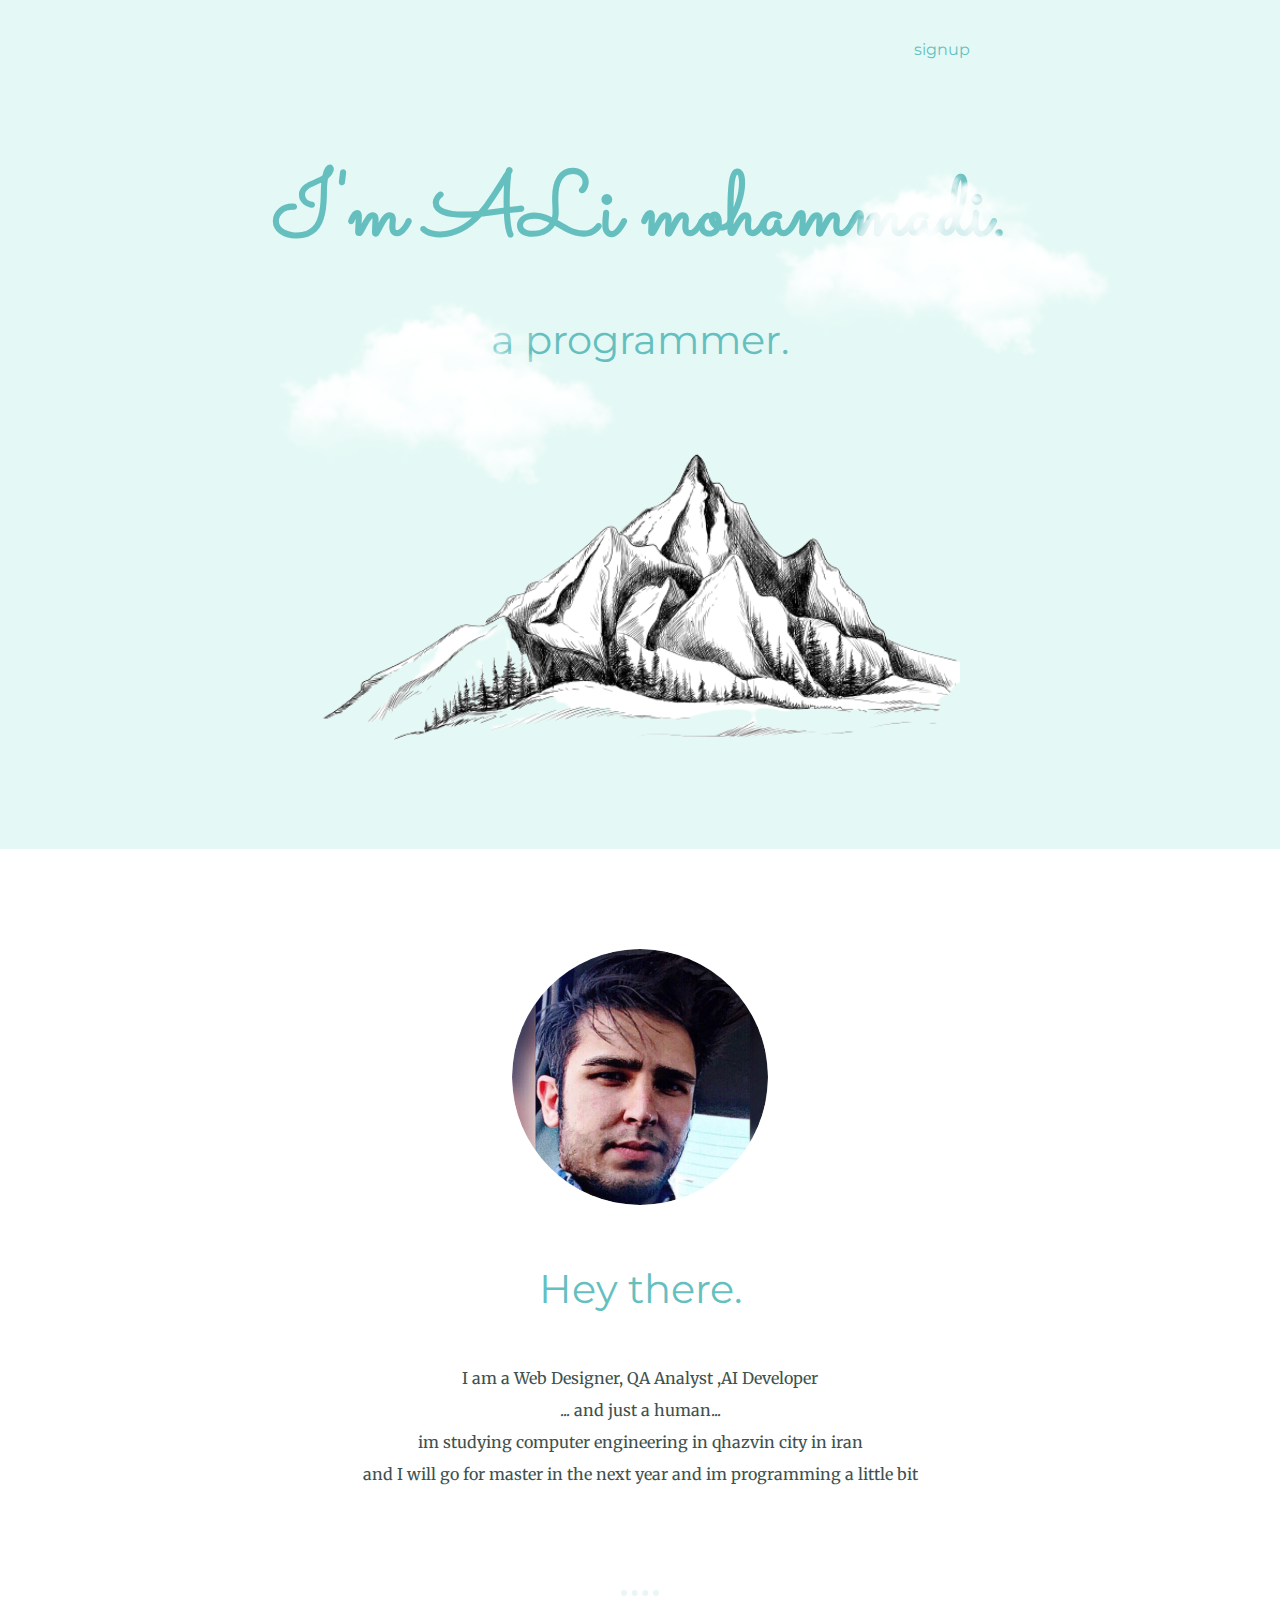
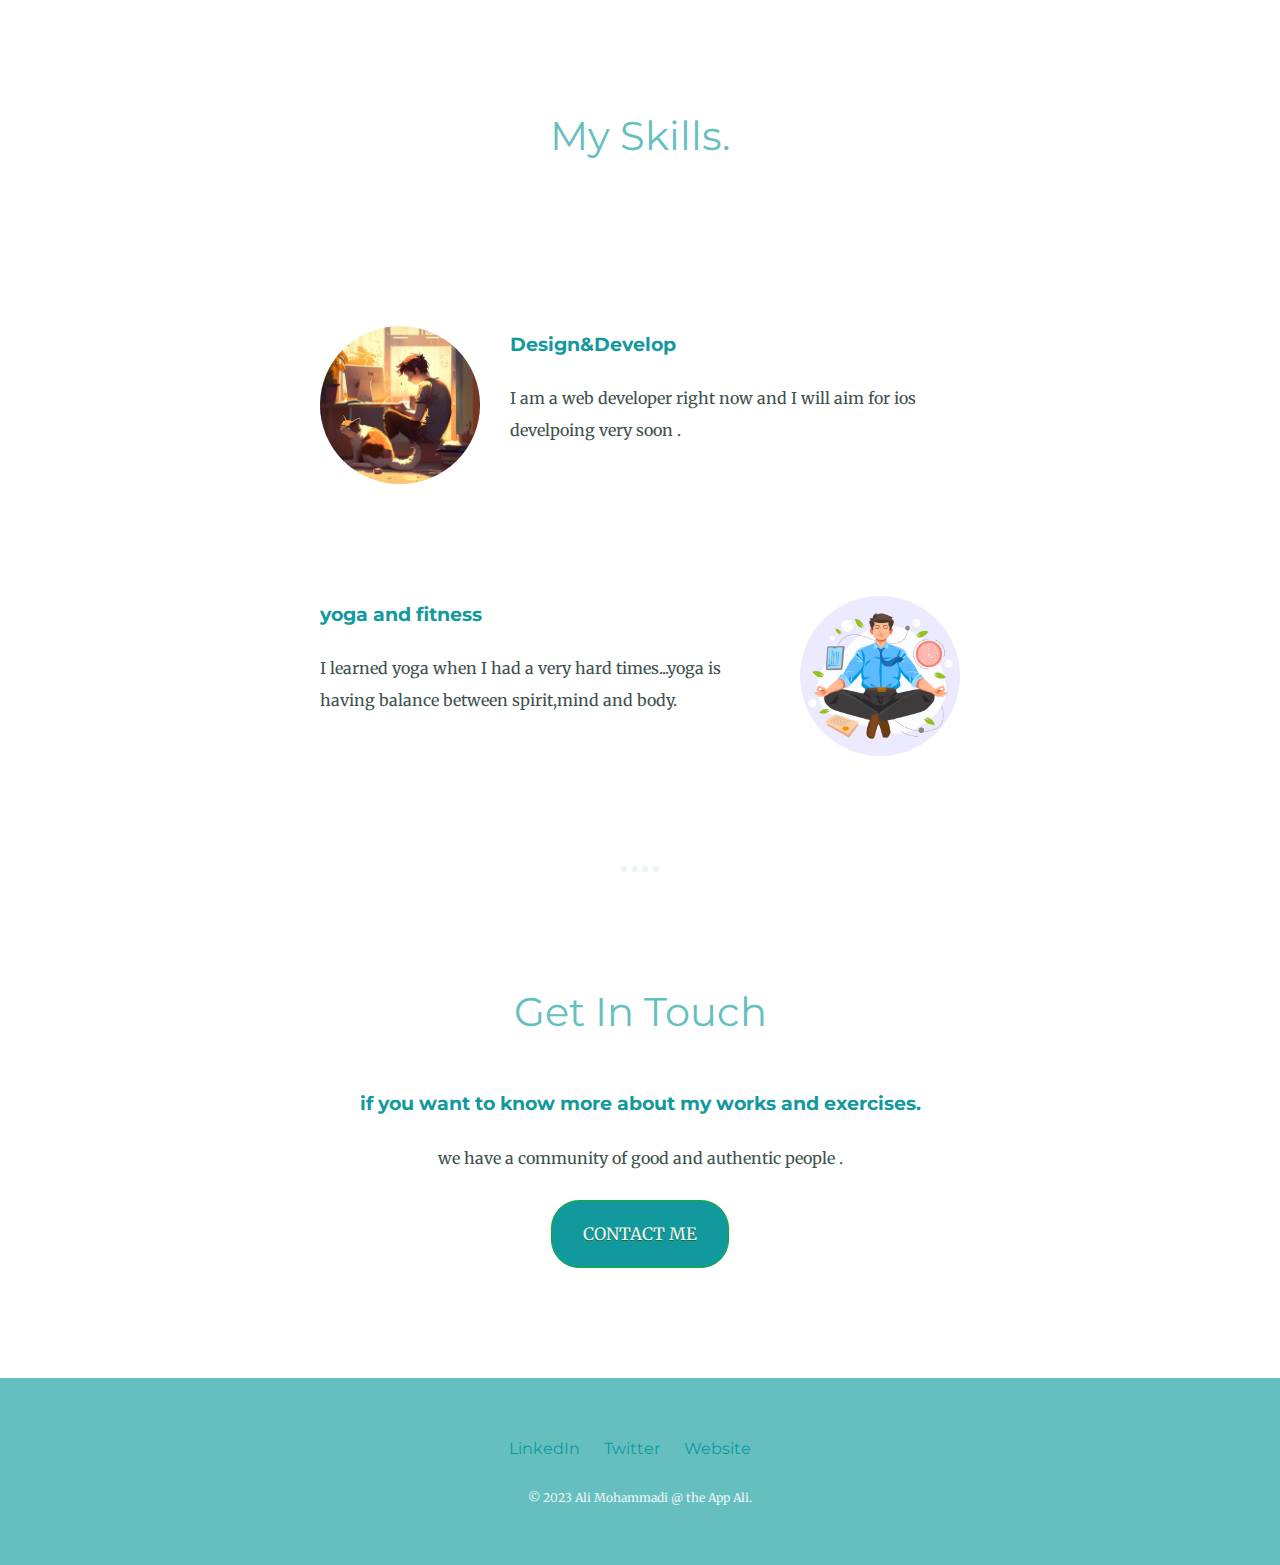
<file: index.html>
<!doctype html>
<html lang="en">
<head>
    <meta charset="UTF-8">
    <meta name="viewport"
          content="width=device-width, user-scalable=no, initial-scale=1.0, maximum-scale=1.0, minimum-scale=1.0">
    <link rel="stylesheet" href="css/styles.css">
    <link rel="icon" href="favicon2.ico">
<link rel="preconnect" href="https://fonts.gstatic.com" crossorigin>
<link href="https://fonts.googleapis.com/css2?family=Merriweather&family=Montserrat&family=Mrs+Saint+Delafield&family=Sacramento&family=Yellowtail&family=Zeyada&display=swap" rel="stylesheet">
    <title>Ali Mohammadi</title>
</head>
<body>

<div class="top_container">
    <a class="join" href="join.html">signup</a>
    <img class="top_cloud"  src="pic/cloud2.png" alt="cloud picture">
    <h1>I'm ALi mohammadi.</h1>
    <h2>a programmer.</h2>
    <img class="bottom_cloud"  src="pic/cloud2.png" alt="cloud picture">
    <img class="mountain"  src="pic/mountain2.png" alt="mountain picture">

</div>


<div class="middle-container">
  <div class="profile">
    <img class="pp" src="pic/img9.png" alt="hi">
<!--    <img calss="pp" src="pic/pic5.png" alt="">-->
    <h2>Hey there.</h2>
    <p class="hello_paragraph">I am a Web Designer, QA Analyst ,AI Developer<br> ... and just a human...<br>
im studying computer engineering in qhazvin city in iran<br>
and I will go for master in the next year and im programming a little bit

</p>
  </div>
  <hr>
  <div class="skills">
    <h2>My Skills.</h2>
    <div class="skill-row">
      <img class="programing_pic" src="pic/img5.png" alt="there is copyright here i think">
      <h3>Design&Develop</h3>
      <p>I am a web developer right now and I will aim for ios develpoing very soon .</p>
    </div>
    <div class="skill-row">
      <img class="yoga_pic" src="pic/yoga_pic.jpg" alt="">
      <h3>yoga and fitness</h3>
      <p class="yoga_paragraph"> I learned yoga when I had a very hard times...yoga is having balance between spirit,mind and body.</p>
    </div>
  </div>
  <hr>
  <div class="contact-me">
    <h2>Get In Touch</h2>
    <h3>if you want to know more about my works and exercises.</h3>
    <p>we have a community of good and authentic people .</p>
    <a class="btn" href="mailto:a.mohammadi0598@gmail.com">CONTACT ME</a>
  </div>
</div>


<div class="bottom-container">
    <br>
  <a class="footer-link" href="https://www.linkedin.com/">LinkedIn</a>
  <a class="footer-link" href="https://twitter.com/">Twitter</a>
  <a class="footer-link" href="https://www.appbrewery.co/">Website</a>
  <p class="last_paragraph">© 2023 Ali Mohammadi @ the App Ali.</p>
</div>


</body>
</html>
</file>
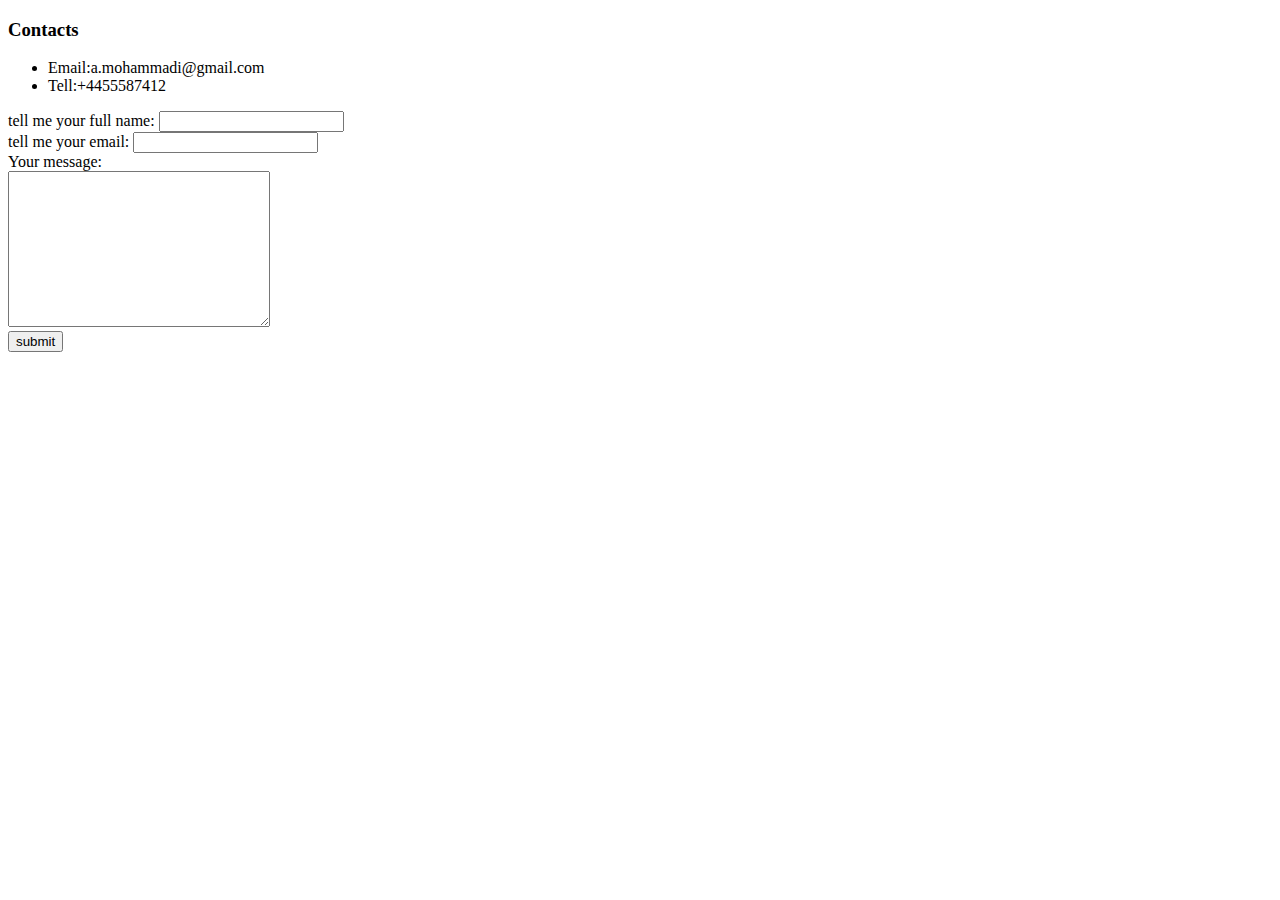
<file: contact.html>
<!doctype html>
<html lang="en">
<head>
    <meta charset="UTF-8">
    <meta name="viewport"
          content="width=device-width, user-scalable=no, initial-scale=1.0, maximum-scale=1.0, minimum-scale=1.0">
    <meta http-equiv="X-UA-Compatible" content="ie=edge">
    <title>Contact</title>
</head>
<body>

    <h3>Contacts</h3>
    <ul>
        <li>Email:a.mohammadi@gmail.com</li>
        <li>Tell:+4455587412</li>

    </ul>

<form action="mailto:a.mohammadi@gmail.com" method="post" enctype="text/plain">
    <label >tell me your full name: </label>
    <input type="text" name="full name"><br>
    <label >tell me your email:</label>
    <input type="email" name="email"><br>
    <label>Your message:</label><br>
  <textarea name="name" id="1" cols="30" rows="10"></textarea><br>
  <input type="submit" value="submit">
</form>

</body>
</html>
</file>
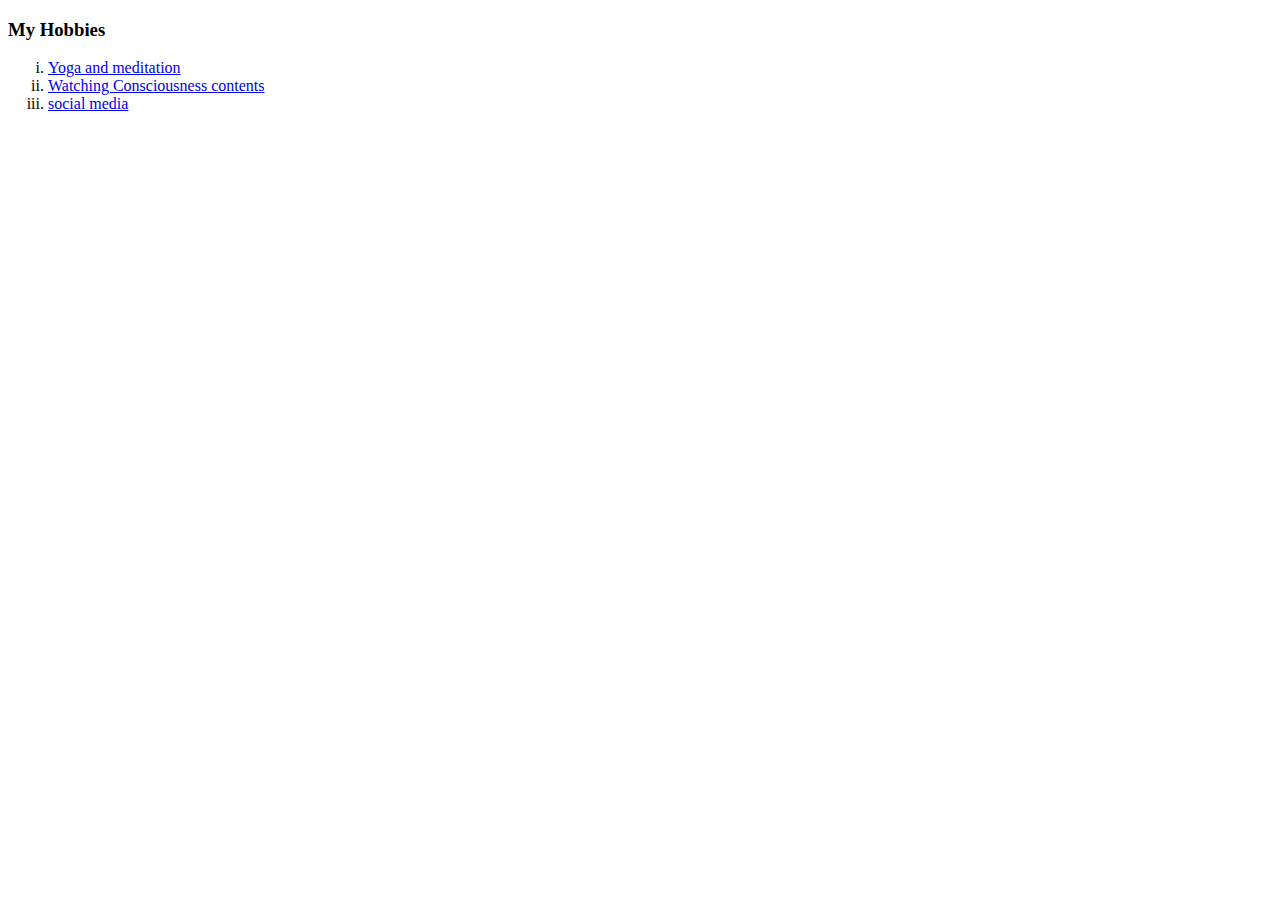
<file: hobbies.html>
<!doctype html>
<html lang="en">
<head>
    <meta charset="UTF-8">
    <meta name="viewport"
          content="width=device-width, user-scalable=no, initial-scale=1.0, maximum-scale=1.0, minimum-scale=1.0">
    <meta http-equiv="X-UA-Compatible" content="ie=edge">
    <title>My Hobbies</title>
</head>
<body>


    <h3>My Hobbies</h3>
        <ol type="i">
            <li><a href="https://media.newyorker.com/photos/5e7b9a7d5749570008a1b24d/2:2/w_1017,h_1017,c_limit/Fry-YogaWithAdriene.jpg">Yoga and meditation</a></li>
            <li><a href="https://upload.wikimedia.org/wikipedia/en/7/7a/Bhagwan_Shree_Rajneesh_and_disciples_in_darshan_at_Poona_in_1977.jpg">Watching Consciousness contents </a></li>
            <li><a href="https://snworksceo.imgix.net/dth/9e98e1ba-3e39-4dcf-aa54-a764f44deb34.sized-1000x1000.jpg?w=1000">social media</a></li>
        </ol>

</body>
</html>
</file>
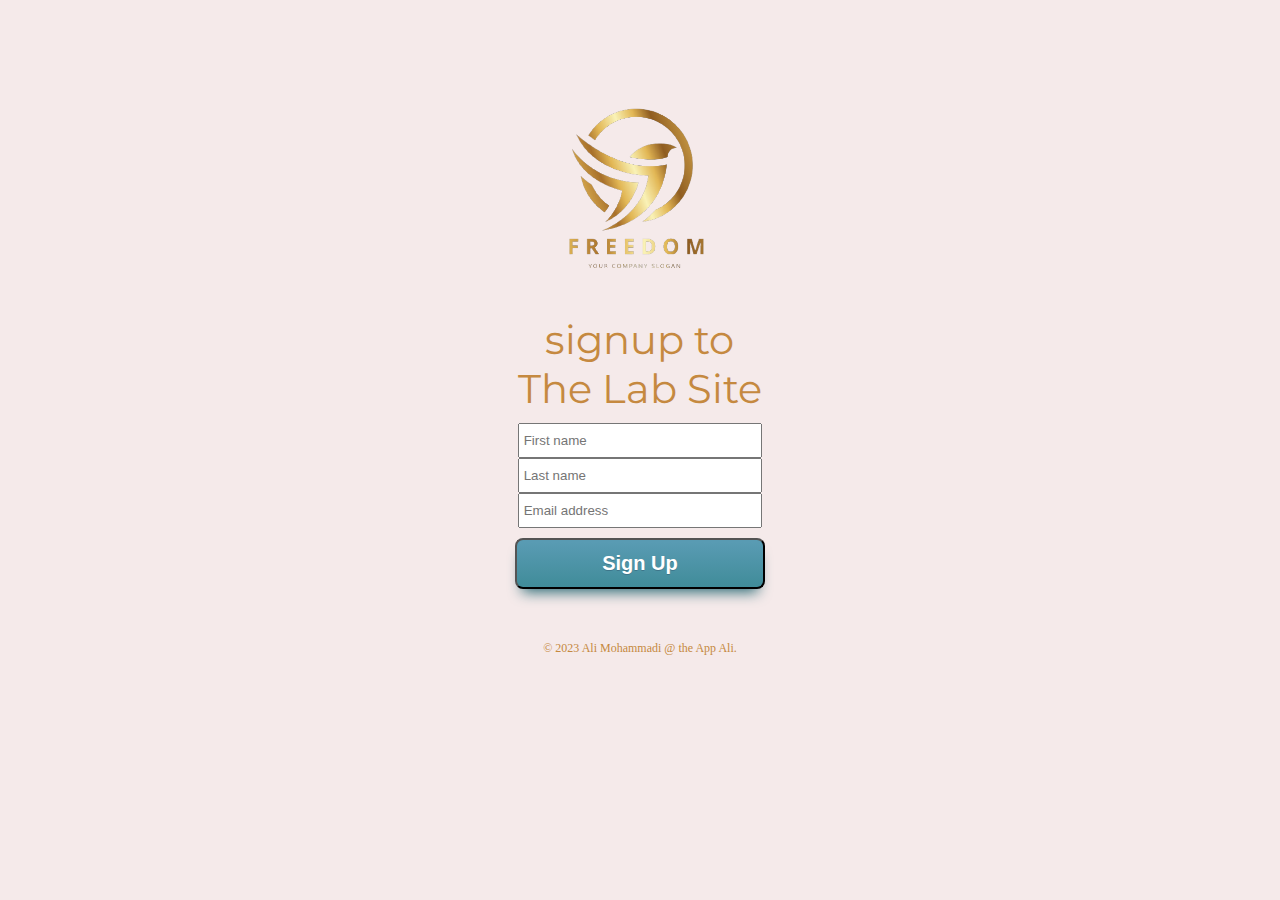
<file: join.html>
<!doctype html>
<html lang="en">
<head>
    <meta charset="UTF-8">
    <meta name="viewport"
          content="width=device-width, user-scalable=no, initial-scale=1.0, maximum-scale=1.0, minimum-scale=1.0">
    <meta http-equiv="X-UA-Compatible" content="ie=edge">
    <link rel="stylesheet" href="css/styles_join.css">
        <link rel="icon" href="favicon2.ico">
    <link rel="preconnect" href="https://fonts.gstatic.com" crossorigin>
<link href="https://fonts.googleapis.com/css2?family=Merriweather&family=Montserrat&family=Mrs+Saint+Delafield&family=Sacramento&family=Yellowtail&family=Zeyada&display=swap" rel="stylesheet">
    <title>join</title>
</head>
<body>
<div calss="top_container">
    <img class="logo_pic" src="pic/logo_pic.png" alt="logo pic">
    <h2 class="title">signup to The Lab Site</h2>
    <form class="form" method="POST" action="success.html">
<!--          <label for="fname">First name:</label><br>-->
          <input class="form_input" id="fname" name="textfield" type="text" placeholder=" First name" required><br>
<!--          <label for="lname">Last name:</label><br>-->
          <input class="form_input"  id="lname" name="textfield" type="text" placeholder=" Last name" required><br>
<!--          <label for="Email">Email:</label><br>-->

          <input class="form_input"  id="textfield" name="textfield" type="email" placeholder=" Email address" required>
            <input class="myButton" type="submit" value="Sign Up">
<!--          <a href="success.html" class="myButton">Sign Up</a>-->

    </form>
      <p class="last_paragraph">© 2023 Ali Mohammadi @ the App Ali.</p>
</div>


</body>
</html>
</file>
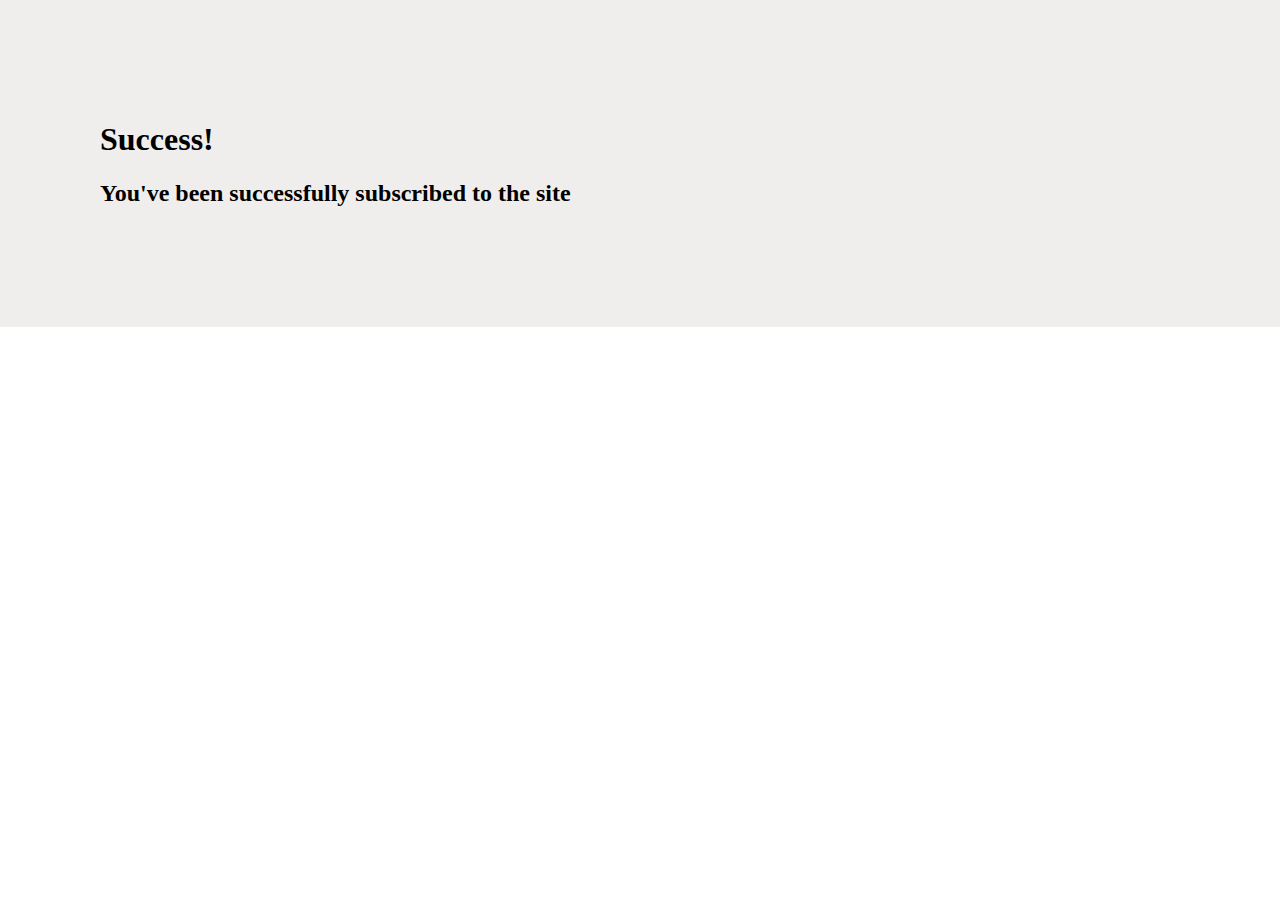
<file: success.html>
<!doctype html>
<html lang="en">
<head>
    <meta charset="UTF-8">
    <meta name="viewport"
          content="width=device-width, user-scalable=no, initial-scale=1.0, maximum-scale=1.0, minimum-scale=1.0">
    <meta http-equiv="X-UA-Compatible" content="ie=edge">
    <title>Document</title>
</head>
<body style="margin:0;">
<div style="background-color:#F0EEED; padding:100px;">
    <h1>Success!</h1>
    <h2>You've been successfully subscribed to the site</h2>
</div>
</body>
</html>
</file>
<file: css/styles.css>
h1{
    margin :50px auto 0px auto;
    font-family: 'Sacramento', cursive;
    font-size:5.625rem;
    color:#66BFBF;



    }

h2{
font-family: 'Montserrat', sans-serif;
font-size:2.5rem;
color:#66BFBF;
font-weight:normal;
}
h3{
font-family: 'Montserrat', sans-serif;
color:#11999E;
}
body{
    text-align:center;
    margin:0px;
    font-family: 'Merriweather', serif;
    color:#40514E;


  /*    margin-top:0;
      margin-left:0;
      margin-right:0;
      margin:0;*/
}



.top_container{
            background-color:#E4F9F5;

            padding-top:100px;

}






.middle-container{
padding:100px 0;
line-height :2;

}

.bottom-container{
 padding:40px;
 background-color:#66BFBF


}



.join{
position:absolute;
right:300px;
top:30px;

    margin:10px;
    text-decoration: none;
    color:green;
    font-family: 'Montserrat', sans-serif;
    /*font-size:2.5rem;*/
    color:#66BFBF;

}
.join:hover{
       color:#11999E;

}





.top_cloud{
width:30%;
position:absolute;
top:70px;
right:150px;
}

.bottom_cloud{
width:30%;
position:absolute;
left:250px;
top:200px;


}

.pp{
    width:20%;
        border-radius: 100%;
}

.mountain{
width:50%;
}

.yoga_pic{
width:25%;
border-radius: 100%;
     float:right;
     margin-left:30px;


}

.programing_pic{
    width:25%;
    border-radius: 100%;
     float:left;
     margin-right:30px;

}

.skill-row{
          /* display:inline-block;*/
           width:50%;

           line-height:2;
           margin:150px auto 150px auto;
           text-align:left;


}


.yoga_paragraph{

/*clear:right;*/
}
.hello_paragraph{
color:#40514E;
}

hr{
border-color:#EAF6F6;
margin-top:100px;
margin-bottom:100px;
border-style:dotted none none;
width:3%;
border-width:6px;

}

.btn {
    margin:10px;

	background-color:#11999E ;
	border-radius:28px;
	border:1px solid #18ab29;
	display:inline-block;
	cursor:pointer;
	color:#EAF6F6;
	font-size:17px;
	padding:16px 31px;
	text-decoration:none;
	text-shadow:0px 1px 0px #2f6627;
}
.btn:hover {
	background-color:#6fe3ca;
}
.btn:active {
	position:relative;
	top:1px;
}
.last_paragraph{
                margin-bottom:0;
                color:#EAF6F6;
                font-size:0.75rem;
                padding:20px 0;

}

.footer-link{
font-family: 'Montserrat', sans-serif;
padding:20px 20px 20px 0;
text-decoration:none;
color:#11999E;
}
a:hover{
color:#EAF6F6;
}
</file>
<file: css/styles_join.css>
body{
background-color:#F5EAEA;
    text-align:center;
    margin=0;
}
h1{
    margin :50px auto 0px auto;
    font-family: 'Sacramento', cursive;
    font-size:5.625rem;
    color:#66BFBF;



    }

h2{
font-family: 'Montserrat', sans-serif;
font-size:2.5rem;
color:#C58940;
font-weight:normal;
}
h3{
font-family: 'Montserrat', sans-serif;
color:#11999E;
}
.title{
position:inline;
width:20%;
margin:auto;

}
.top_container{



}

form{
padding-top:10px;
position:inline;
width:20rem;
margin:auto ;
}
.form_input{

width:15rem;
padding:8px 0;

}
.form_input:focus{

border: 5px solid #D5EEFF;
}
.logo_pic{
width:20%;
padding-top:50px;


}


.myButton {
margin-top:10px;
	box-shadow: 0px 10px 14px -7px #276873;
	background:linear-gradient(to bottom, #599bb3 5%, #408c99 100%);
	background-color:#599bb3;
	border-radius:8px;
	display:inline-block;
	cursor:pointer;
	color:#ffffff;
	font-family:Arial;
	font-size:20px;
	font-weight:bold;
	padding:12px 85px;
	text-decoration:none;
	text-shadow:0px 1px 0px #3d768a;
}
.myButton:hover {
	background:linear-gradient(to bottom, #408c99 5%, #599bb3 100%);
	background-color:#408c99;
}
.myButton:active {
	position:relative;
	top:1px;
}
.last_paragraph{
                margin-bottom:0;
                color:#C58940;
                font-size:0.75rem;
                padding:40px 0;

}
</file>
